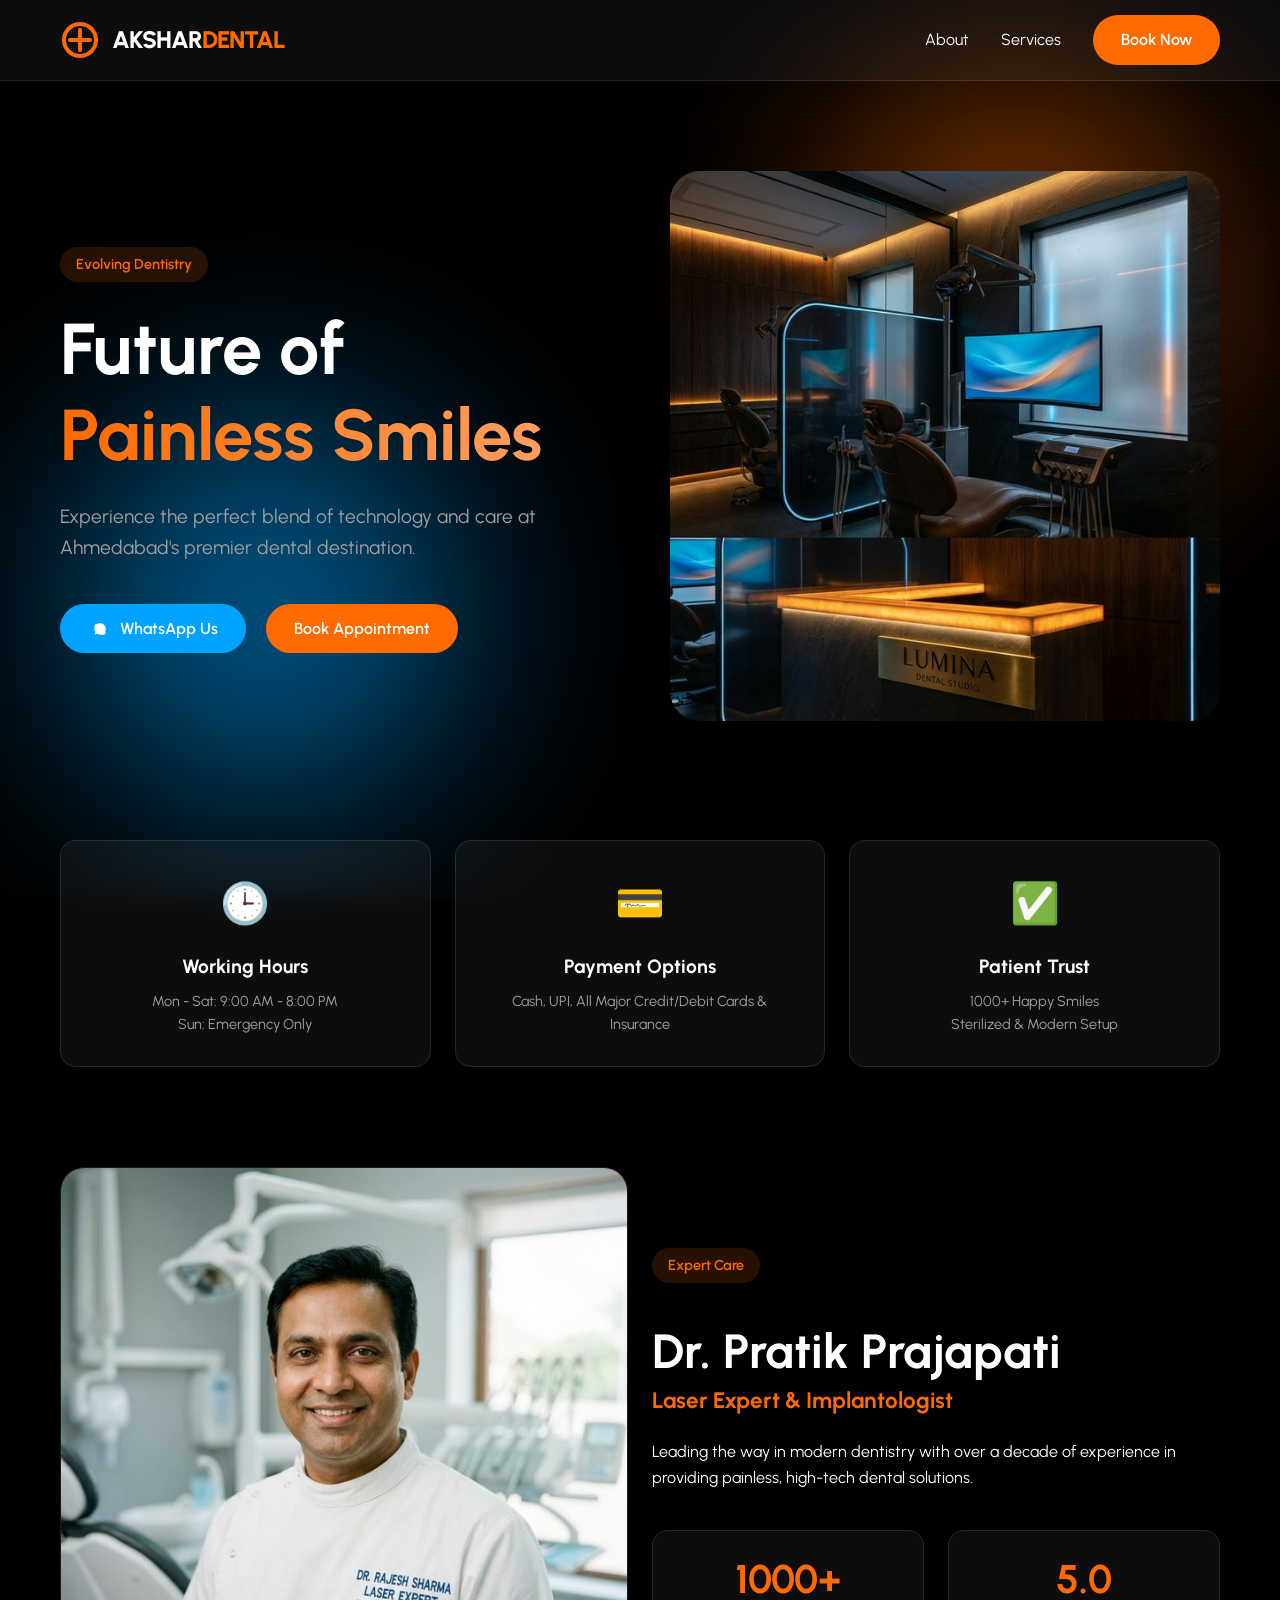
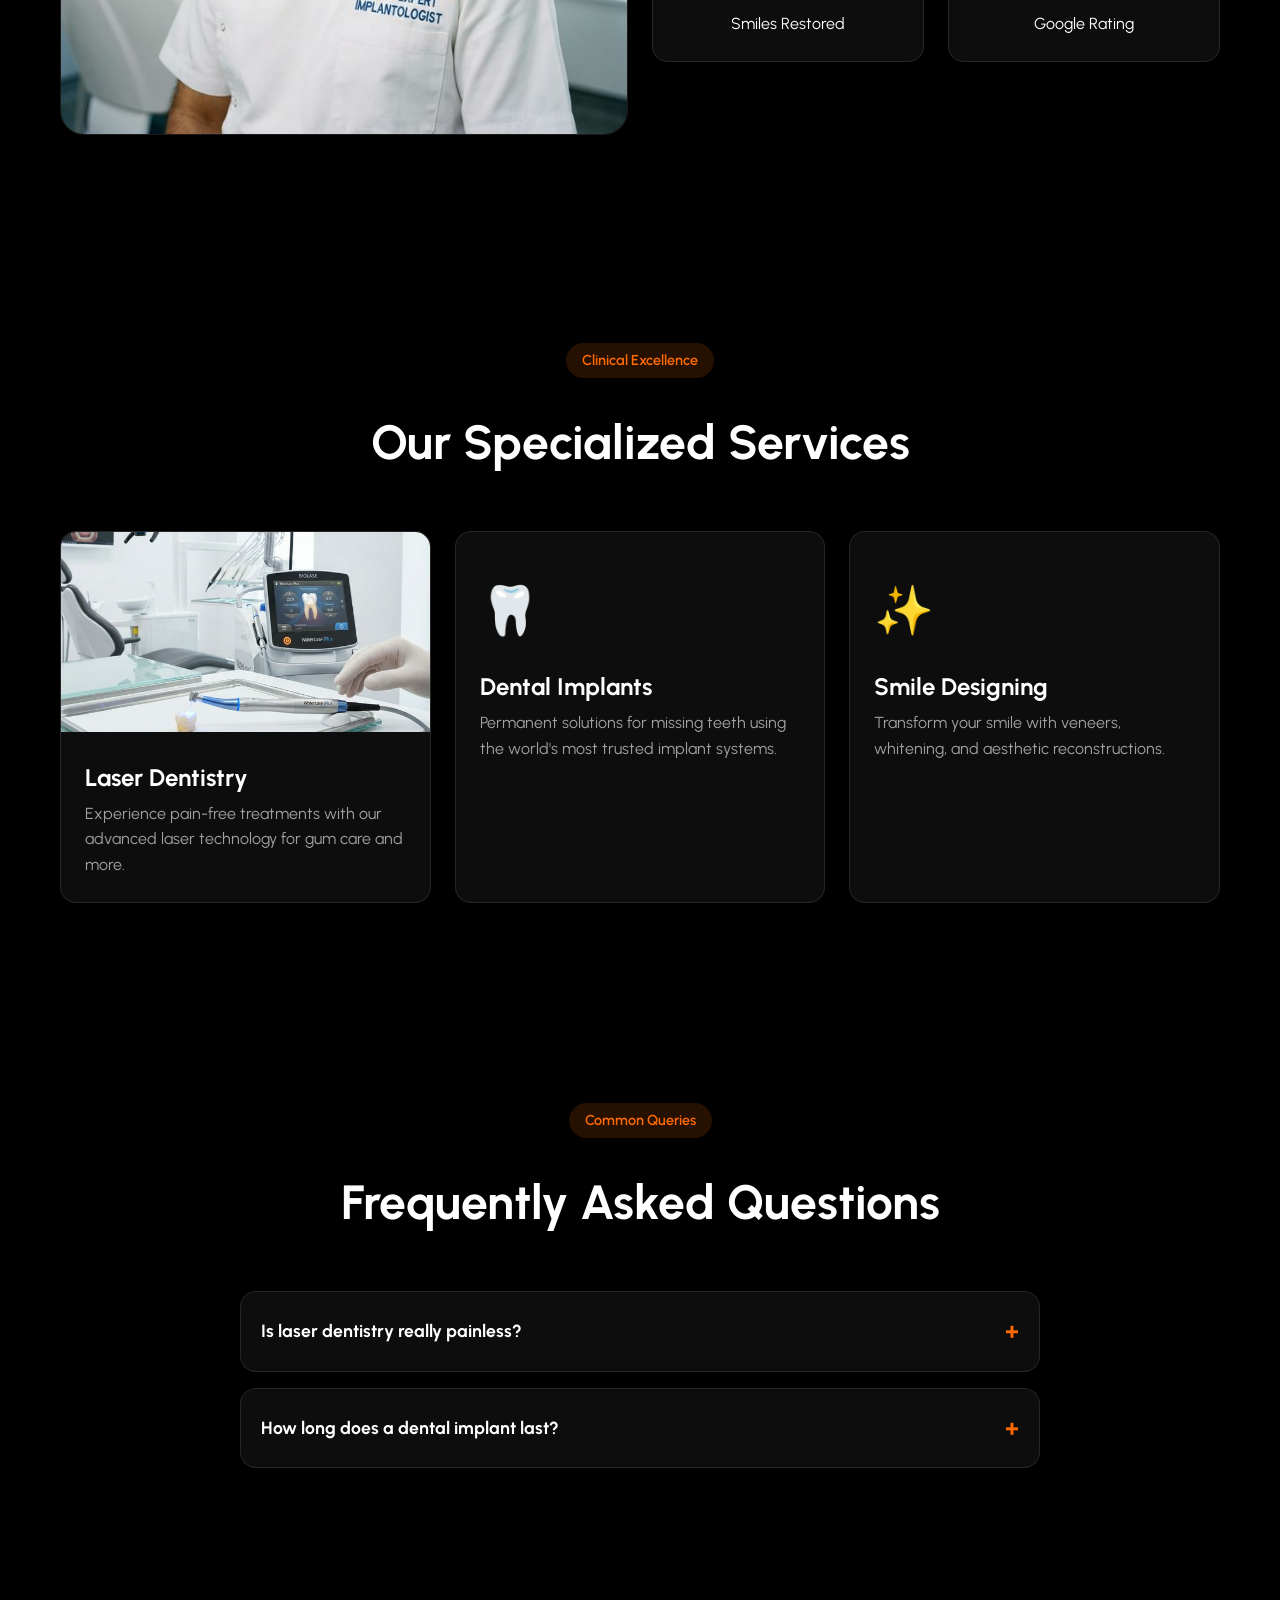
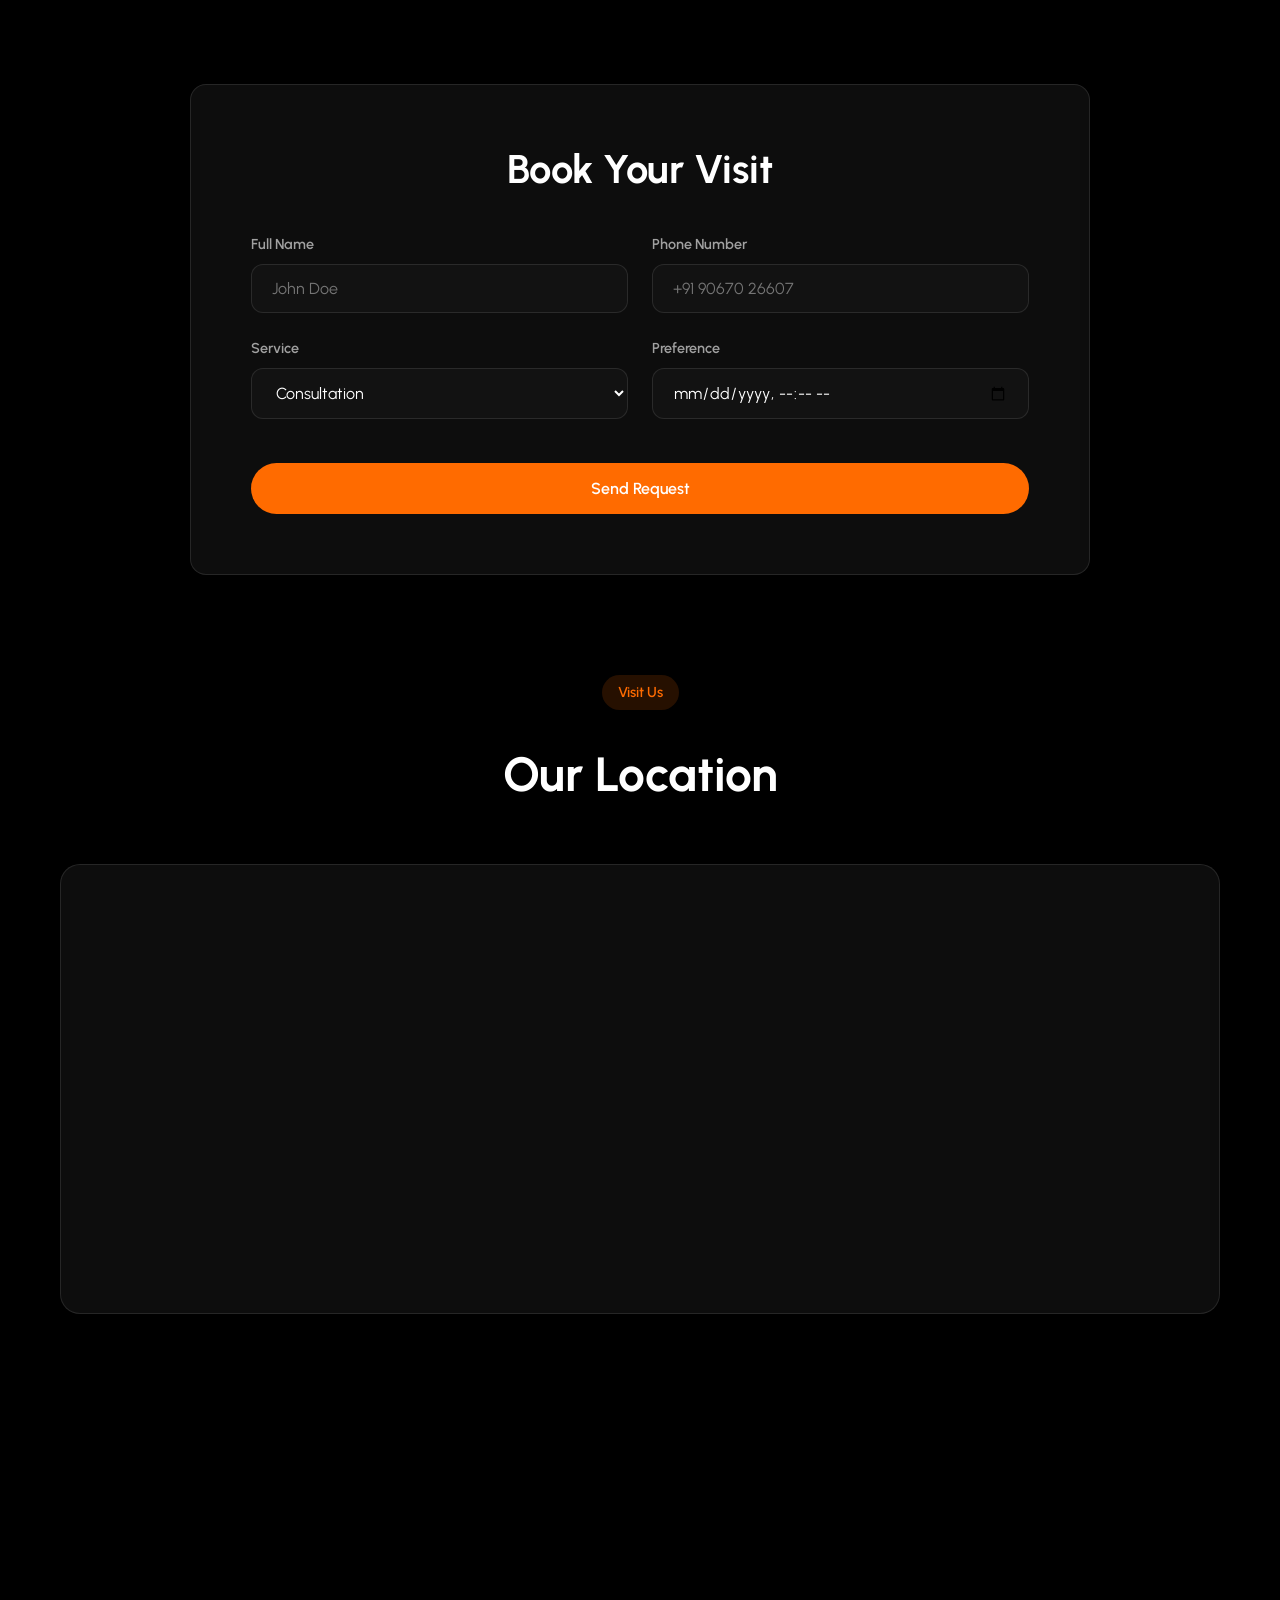
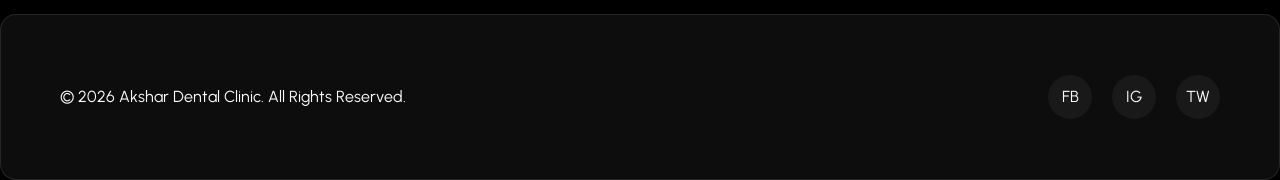
<file: index.html>
<!DOCTYPE html>
<html lang="en">

<head>
    <meta charset="UTF-8" />
    <link rel="icon" type="image/svg+xml" href="/app_icon.svg?v=1.0" />
    <meta name="viewport" content="width=device-width, initial-scale=1.0" />
    <title>Akshar Dental Clinic | Future of Painless Smiles</title>
    <meta name="description"
        content="Experience world-class dental care at Akshar Dental Clinic. Specializing in lasers, implants, and painless dentistry." />
    <link rel="stylesheet" href="./style.css" />
</head>

<body>
    <!-- Navbar -->
    <nav class="navbar glass">
        <div class="container nav-content">
            <div class="logo">
                <svg width="40" height="40" viewBox="0 0 40 40" fill="none" xmlns="http://www.w3.org/2000/svg">
                    <path
                        d="M20 2C10.0589 2 2 10.0589 2 20C2 29.9411 10.0589 38 20 38C29.9411 38 38 29.9411 38 20C38 10.0589 29.9411 2 20 2ZM20 34C12.268 34 6 27.732 6 20C6 12.268 12.268 6 20 6C27.732 6 34 12.268 34 20C34 27.732 27.732 34 20 34Z"
                        fill="var(--primary-orange)" />
                    <path d="M20 10V30M10 20H30" stroke="var(--primary-orange)" stroke-width="4"
                        stroke-linecap="round" />
                </svg>
                <span class="logo-text">AKSHAR<span>DENTAL</span></span>
            </div>
            <div class="nav-links">
                <a href="#about">About</a>
                <a href="#services">Services</a>
                <a href="#booking" class="btn btn-primary">Book Now</a>
            </div>
            <button class="menu-toggle" aria-label="Toggle Menu">
                <span></span>
                <span></span>
                <span></span>
            </button>
        </div>
    </nav>

    <main>
        <!-- Hero Section -->
        <section class="hero section-padding">
            <div class="glow-bg glow-orange" style="top: 10%; right: 5%;"></div>
            <div class="glow-bg glow-blue" style="bottom: 10%; left: 5%;"></div>
            <div class="container hero-container">
                <div class="hero-content">
                    <span class="badge">Evolving Dentistry</span>
                    <h1>Future of <br><span class="gradient-text">Painless Smiles</span></h1>
                    <p>Experience the perfect blend of technology and care at Ahmedabad's premier dental destination.
                    </p>
                    <div class="hero-actions">
                        <a href="https://wa.me/919067026607" class="btn btn-secondary">
                            <svg width="24" height="24" viewBox="0 0 24 24" fill="currentColor">
                                <path
                                    d="M12.031 6.172c-3.181 0-5.767 2.586-5.768 5.766-.001 1.298.38 2.27 1.025 3.14l-.654 2.391 2.454-.645c.822.445 1.859.844 2.941.845 3.193 0 5.769-2.587 5.77-5.77.001-3.18-2.587-5.767-5.768-5.767zm3.391 8.213c-.147.416-.719.761-1.029.807-.294.044-.668.067-1.144-.088-.291-.095-1.189-.442-2.264-1.402-.84-.749-1.407-1.673-1.572-1.954-.165-.281-.018-.432.122-.572.127-.127.281-.328.422-.492.141-.164.188-.281.282-.468.094-.187.047-.352-.023-.492-.07-.141-.634-1.524-.868-2.086-.228-.547-.46-.473-.634-.482-.164-.009-.352-.01-.54-.01-.188 0-.493.07-.751.351-.258.281-.985.961-.985 2.344 0 1.383 1.008 2.719 1.149 2.906.141.188 1.984 3.029 4.806 4.243.671.289 1.194.462 1.601.591.674.214 1.288.184 1.773.111.541-.081 1.664-.68 1.898-1.336.234-.656.234-1.219.164-1.336-.07-.116-.258-.187-.541-.328z" />
                            </svg>
                            WhatsApp Us
                        </a>
                        <a href="#booking" class="btn btn-primary">Book Appointment</a>
                    </div>
                </div>
                <div class="hero-image">
                    <img src="./hero-bg.png" alt="Modern Clinic" class="floating">
                </div>
            </div>
        </section>

        <!-- Info Cards Section -->
        <section class="info-cards">
            <div class="container grid grid-3">
                <div class="info-card glass">
                    <div class="info-icon">🕒</div>
                    <h3>Working Hours</h3>
                    <p>Mon - Sat: 9:00 AM - 8:00 PM<br>Sun: Emergency Only</p>
                </div>
                <div class="info-card glass">
                    <div class="info-icon">💳</div>
                    <h3>Payment Options</h3>
                    <p>Cash, UPI, All Major Credit/Debit Cards & Insurance</p>
                </div>
                <div class="info-card glass">
                    <div class="info-icon">✅</div>
                    <h3>Patient Trust</h3>
                    <p>1000+ Happy Smiles<br>Sterilized & Modern Setup</p>
                </div>
            </div>
        </section>

        <!-- About Section -->
        <section id="about" class="about section-padding">
            <div class="container">
                <div class="about-grid grid grid-2">
                    <div class="about-image">
                        <img src="./doctor.png" alt="Dr. Pratik Prajapati" class="glass-mask">
                    </div>
                    <div class="about-text">
                        <span class="badge">Expert Care</span>
                        <h2>Dr. Pratik Prajapati</h2>
                        <h3 class="role">Laser Expert & Implantologist</h3>
                        <p>Leading the way in modern dentistry with over a decade of experience in providing painless,
                            high-tech dental solutions.</p>
                        <div class="stats grid grid-2">
                            <div class="stat-card glass">
                                <h4>1000+</h4>
                                <p>Smiles Restored</p>
                            </div>
                            <div class="stat-card glass">
                                <h4>5.0</h4>
                                <p>Google Rating</p>
                            </div>
                        </div>
                    </div>
                </div>
            </div>
        </section>

        <!-- Services Section -->
        <section id="services" class="services section-padding">
            <div class="container">
                <div class="section-header text-center">
                    <span class="badge">Clinical Excellence</span>
                    <h2>Our Specialized Services</h2>
                </div>
                <div class="grid grid-3">
                    <div class="service-card glass">
                        <img src="./gallery-1.png" alt="Laser Treatment">
                        <h3>Laser Dentistry</h3>
                        <p>Experience pain-free treatments with our advanced laser technology for gum care and more.</p>
                    </div>
                    <div class="service-card glass">
                        <div class="service-icon">🦷</div>
                        <h3>Dental Implants</h3>
                        <p>Permanent solutions for missing teeth using the world's most trusted implant systems.</p>
                    </div>
                    <div class="service-card glass">
                        <div class="service-icon">✨</div>
                        <h3>Smile Designing</h3>
                        <p>Transform your smile with veneers, whitening, and aesthetic reconstructions.</p>
                    </div>
                </div>
            </div>
        </section>

        <!-- FAQ Section -->
        <section class="faq section-padding">
            <div class="container">
                <div class="section-header text-center">
                    <span class="badge">Common Queries</span>
                    <h2>Frequently Asked Questions</h2>
                </div>
                <div class="faq-accordion">
                    <details class="glass">
                        <summary>Is laser dentistry really painless?</summary>
                        <div class="content">Yes, laser dentistry minimizes the need for drills and anesthesia, making
                            procedures much more comfortable.</div>
                    </details>
                    <details class="glass">
                        <summary>How long does a dental implant last?</summary>
                        <div class="content">With proper care and maintenance, dental implants can last a lifetime.
                        </div>
                    </details>
                </div>
            </div>
        </section>

        <!-- Booking Section -->
        <section id="booking" class="booking section-padding">
            <div class="container">
                <div class="booking-card glass">
                    <h2>Book Your Visit</h2>
                    <form id="booking-form" class="grid grid-2">
                        <div class="form-group">
                            <label>Full Name</label>
                            <input type="text" placeholder="John Doe" required>
                        </div>
                        <div class="form-group">
                            <label>Phone Number</label>
                            <input type="tel" placeholder="+91 90670 26607" required>
                        </div>
                        <div class="form-group">
                            <label>Service</label>
                            <select>
                                <option>Consultation</option>
                                <option>Dental Implants</option>
                                <option>Laser Treatment</option>
                                <option>Teeth Whitening</option>
                            </select>
                        </div>
                        <div class="form-group">
                            <label>Preference</label>
                            <input type="datetime-local" required>
                        </div>
                        <button type="submit" class="btn btn-primary full-width">Send Request</button>
                    </form>
                </div>
            </div>
            <!-- Location Section -->
            <section id="location" class="location section-padding">
                <div class="container">
                    <div class="section-header text-center">
                        <span class="badge">Visit Us</span>
                        <h2>Our Location</h2>
                    </div>
                    <div class="map-container glass" style="height: 450px; overflow: hidden; border-radius: 20px;">
                        <iframe
                            src="https://www.google.com/maps/embed?pb=!1m17!1m12!1m3!1d3671.428782976!2d72.65313281141755!3d23.00890666613327!2m3!1f0!2f0!3f0!3m2!1i1024!2i768!4f13.1!3m2!1m1!2zMjPCsDAwJzM1LjEiTiA3MsKwMzk'MjAuNSJF!5e0!3m2!1sen!2sin!4v1739770542345!5m2!1sen!2sin"
                            width="100%" height="100%" style="border:0;" allowfullscreen="" loading="lazy"
                            referrerpolicy="no-referrer-when-downgrade">
                        </iframe>
                    </div>
                </div>
            </section>
    </main>

    <footer class="glass">
        <div class="container footer-content">
            <p>&copy; 2026 Akshar Dental Clinic. All Rights Reserved.</p>
            <div class="socials">
                <a href="#">FB</a>
                <a href="#">IG</a>
                <a href="#">TW</a>
            </div>
        </div>
    </footer>

    <script type="module" src="/main.js"></script>
</body>

</html>
</file>
<file: style.css>
@import url('https://fonts.googleapis.com/css2?family=Urbanist:wght@300;400;500;600;700;800&display=swap');

:root {
    --primary-orange: #FF6B00;
    --secondary-blue: #00A3FF;
    --bg-black: #000000;
    --bg-dark-grey: #121212;
    --text-white: #FFFFFF;
    --text-grey: #A0A0A0;
    --glass-bg: rgba(255, 255, 255, 0.05);
    --glass-border: rgba(255, 255, 255, 0.1);
    --glow-orange: rgba(255, 107, 0, 0.15);
    --glow-blue: rgba(0, 163, 255, 0.15);
    --font-main: 'Urbanist', sans-serif;
    --transition: all 0.3s cubic-bezier(0.4, 0, 0.2, 1);
}

* {
    margin: 0;
    padding: 0;
    box-sizing: border-box;
}

body {
    font-family: var(--font-main);
    background-color: var(--bg-black);
    color: var(--text-white);
    overflow-x: hidden;
    line-height: 1.6;
}

h1,
h2,
h3,
h4,
h5,
h6 {
    font-weight: 700;
    line-height: 1.2;
}

a {
    text-decoration: none;
    color: inherit;
    transition: var(--transition);
}

button {
    cursor: pointer;
    border: none;
    outline: none;
    font-family: var(--font-main);
    transition: var(--transition);
}

/* Glassmorphism Utility */
.glass {
    background: var(--glass-bg);
    backdrop-filter: blur(12px);
    -webkit-backdrop-filter: blur(12px);
    border: 1px solid var(--glass-border);
    border-radius: 16px;
}

/* Container */
.container {
    max-width: 1200px;
    margin: 0 auto;
    padding: 0 20px;
}

/* Buttons */
.btn {
    padding: 12px 28px;
    border-radius: 50px;
    font-weight: 600;
    font-size: 1rem;
    display: inline-flex;
    align-items: center;
    gap: 8px;
}

.btn-primary {
    background-color: var(--primary-orange);
    color: white;
}

.btn-primary:hover {
    transform: translateY(-2px);
    box-shadow: 0 8px 20px var(--glow-orange);
}

.btn-secondary {
    background-color: var(--secondary-blue);
    color: white;
}

.btn-secondary:hover {
    transform: translateY(-2px);
    box-shadow: 0 8px 20px var(--glow-blue);
}

/* Glow Effects */
.glow-bg {
    position: absolute;
    width: 400px;
    height: 400px;
    border-radius: 50%;
    filter: blur(100px);
    z-index: -1;
    opacity: 0.5;
}

.glow-orange {
    background: var(--primary-orange);
}

.glow-blue {
    background: var(--secondary-blue);
}

/* Grid System */
.grid {
    display: grid;
    gap: 24px;
}

@media (min-width: 768px) {
    .grid-2 {
        grid-template-columns: repeat(2, 1fr);
    }

    .grid-3 {
        grid-template-columns: repeat(3, 1fr);
    }
}

.section-padding {
    padding: 100px 0;
}

.text-center {
    text-align: center;
}

.badge {
    background: var(--glow-orange);
    color: var(--primary-orange);
    padding: 6px 16px;
    border-radius: 20px;
    font-size: 0.9rem;
    font-weight: 600;
    display: inline-block;
    margin-bottom: 24px;
}

/* Navbar */
.navbar {
    position: fixed;
    top: 0;
    width: 100%;
    z-index: 1000;
    padding: 15px 0;
    border-radius: 0;
    border-top: none;
    border-left: none;
    border-right: none;
}

.nav-content {
    display: flex;
    justify-content: space-between;
    align-items: center;
}

.logo {
    display: flex;
    align-items: center;
    gap: 12px;
}

.logo-text {
    font-size: 1.5rem;
    font-weight: 800;
    letter-spacing: -1px;
}

.logo-text span {
    color: var(--primary-orange);
}

.nav-links {
    display: flex;
    align-items: center;
    gap: 32px;
}

.nav-links a:hover {
    color: var(--primary-orange);
}

/* Menu Toggle Bar (Burger) */
.menu-toggle {
    display: none;
    flex-direction: column;
    gap: 6px;
    background: none;
    z-index: 1001;
}

.menu-toggle span {
    display: block;
    width: 25px;
    height: 3px;
    background-color: white;
    border-radius: 3px;
    transition: var(--transition);
}

/* Burger Animation */
.menu-toggle.active span:nth-child(1) {
    transform: rotate(45deg) translate(5px, 5px);
}

.menu-toggle.active span:nth-child(2) {
    opacity: 0;
}

.menu-toggle.active span:nth-child(3) {
    transform: rotate(-45deg) translate(8px, -8px);
}

/* Hero Section */
.hero {
    min-height: 100vh;
    display: flex;
    align-items: center;
    position: relative;
    overflow: hidden;
}

/* Info Cards */
.info-cards {
    margin-top: -60px;
    position: relative;
    z-index: 10;
}

.info-card {
    padding: 30px;
    text-align: center;
    transition: var(--transition);
}

.info-card:hover {
    transform: translateY(-10px);
}

.info-icon {
    font-size: 2.5rem;
    margin-bottom: 20px;
}

.info-card h3 {
    font-size: 1.2rem;
    margin-bottom: 12px;
}

.info-card p {
    color: var(--text-grey);
    font-size: 0.9rem;
}

.hero-container {
    display: grid;
    grid-template-columns: 1fr 1fr;
    align-items: center;
    gap: 60px;
}

.hero h1 {
    font-size: 4.5rem;
    margin-bottom: 24px;
}

.gradient-text {
    background: linear-gradient(90deg, var(--primary-orange), #FF9E5E);
    -webkit-background-clip: text;
    background-clip: text;
    -webkit-text-fill-color: transparent;
}

.hero p {
    font-size: 1.2rem;
    color: var(--text-grey);
    max-width: 500px;
    margin-bottom: 40px;
}

.hero-actions {
    display: flex;
    gap: 20px;
}

.hero-image img {
    width: 100%;
    border-radius: 30px;
    box-shadow: 0 20px 50px rgba(0, 0, 0, 0.5);
}

/* About Section */
.about-grid {
    align-items: center;
}

.about-image img {
    width: 100%;
    border-radius: 24px;
    border: 1px solid var(--glass-border);
}

.about h2 {
    font-size: 3rem;
    margin: 16px 0 8px;
}

.role {
    color: var(--primary-orange);
    font-size: 1.4rem;
    margin-bottom: 24px;
}

.stats {
    margin-top: 40px;
}

.stat-card {
    padding: 24px;
    text-align: center;
}

.stat-card h4 {
    font-size: 2.5rem;
    color: var(--primary-orange);
    margin-bottom: 8px;
}

/* Services Section */
.section-header {
    margin-bottom: 60px;
}

.section-header h2 {
    font-size: 3rem;
    margin-top: 12px;
}

.service-card {
    padding: 0;
    overflow: hidden;
    transition: var(--transition);
}

.service-card img {
    width: 100%;
    height: 200px;
    object-fit: cover;
}

.service-card h3 {
    padding: 24px 24px 8px;
    font-size: 1.5rem;
}

.service-card p {
    padding: 0 24px 24px;
    color: var(--text-grey);
}

.service-icon {
    font-size: 3rem;
    padding: 40px 24px 0;
}

.service-card:hover {
    transform: translateY(-10px);
    border-color: var(--primary-orange);
}

/* FAQ Section */
.faq-accordion {
    max-width: 800px;
    margin: 0 auto;
}

details {
    margin-bottom: 16px;
    padding: 20px;
}

summary {
    font-weight: 700;
    font-size: 1.1rem;
    cursor: pointer;
    list-style: none;
    display: flex;
    justify-content: space-between;
    align-items: center;
}

summary::after {
    content: '+';
    color: var(--primary-orange);
    font-size: 1.5rem;
}

details[open] summary::after {
    content: '-';
}

details .content {
    padding-top: 16px;
    color: var(--text-grey);
    line-height: 1.6;
}

/* Booking Section */
.booking-card {
    padding: 60px;
    max-width: 900px;
    margin: 0 auto;
}

.booking-card h2 {
    font-size: 2.5rem;
    text-align: center;
    margin-bottom: 40px;
}

.form-group {
    display: flex;
    flex-direction: column;
    gap: 8px;
}

.form-group label {
    font-weight: 600;
    font-size: 0.9rem;
    color: var(--text-grey);
}

.form-group input,
.form-group select {
    padding: 14px 20px;
    background: var(--bg-dark-grey);
    border: 1px solid var(--glass-border);
    border-radius: 12px;
    color: white;
    font-family: var(--font-main);
    font-size: 1rem;
}

.form-group input:focus {
    border-color: var(--primary-orange);
    outline: none;
}

.full-width {
    grid-column: span 2;
    margin-top: 20px;
    padding: 16px;
    justify-content: center;
}

/* Footer */
footer {
    margin-top: 100px;
    padding: 60px 0;
    border-radius: 0;
    border-left: none;
    border-right: none;
    border-bottom: none;
}

.footer-content {
    display: flex;
    justify-content: space-between;
    align-items: center;
}

.socials {
    display: flex;
    gap: 20px;
}

.socials a {
    padding: 10px;
    background: var(--glass-bg);
    border-radius: 50%;
    width: 44px;
    height: 44px;
    display: flex;
    align-items: center;
    justify-content: center;
}

.socials a:hover {
    background: var(--primary-orange);
    color: white;
}

/* Responsive */
@media (max-width: 1024px) {
    .hero h1 {
        font-size: 3.5rem;
    }
}

@media (max-width: 768px) {
    .menu-toggle {
        display: flex;
    }

    .nav-links {
        position: fixed;
        top: 0;
        right: -100%;
        width: 70%;
        height: 100vh;
        background: var(--bg-dark-grey);
        flex-direction: column;
        justify-content: center;
        transition: var(--transition);
        box-shadow: -10px 0 30px rgba(0, 0, 0, 0.5);
        padding-bottom: env(safe-area-inset-bottom);
        /* iOS Notch Support */
    }

    .nav-links.active {
        right: 0;
    }

    .hero-container,
    .about-grid,
    #booking-form {
        grid-template-columns: 1fr;
    }

    .hero h1 {
        font-size: 3rem;
    }

    .hero-actions {
        flex-direction: column;
    }

    .full-width {
        grid-column: span 1;
    }

    .booking-card {
        padding: 30px;
    }

    .footer-content {
        flex-direction: column;
        gap: 20px;
    }

    .info-cards {
        margin-top: 20px;
    }
}
</file>
